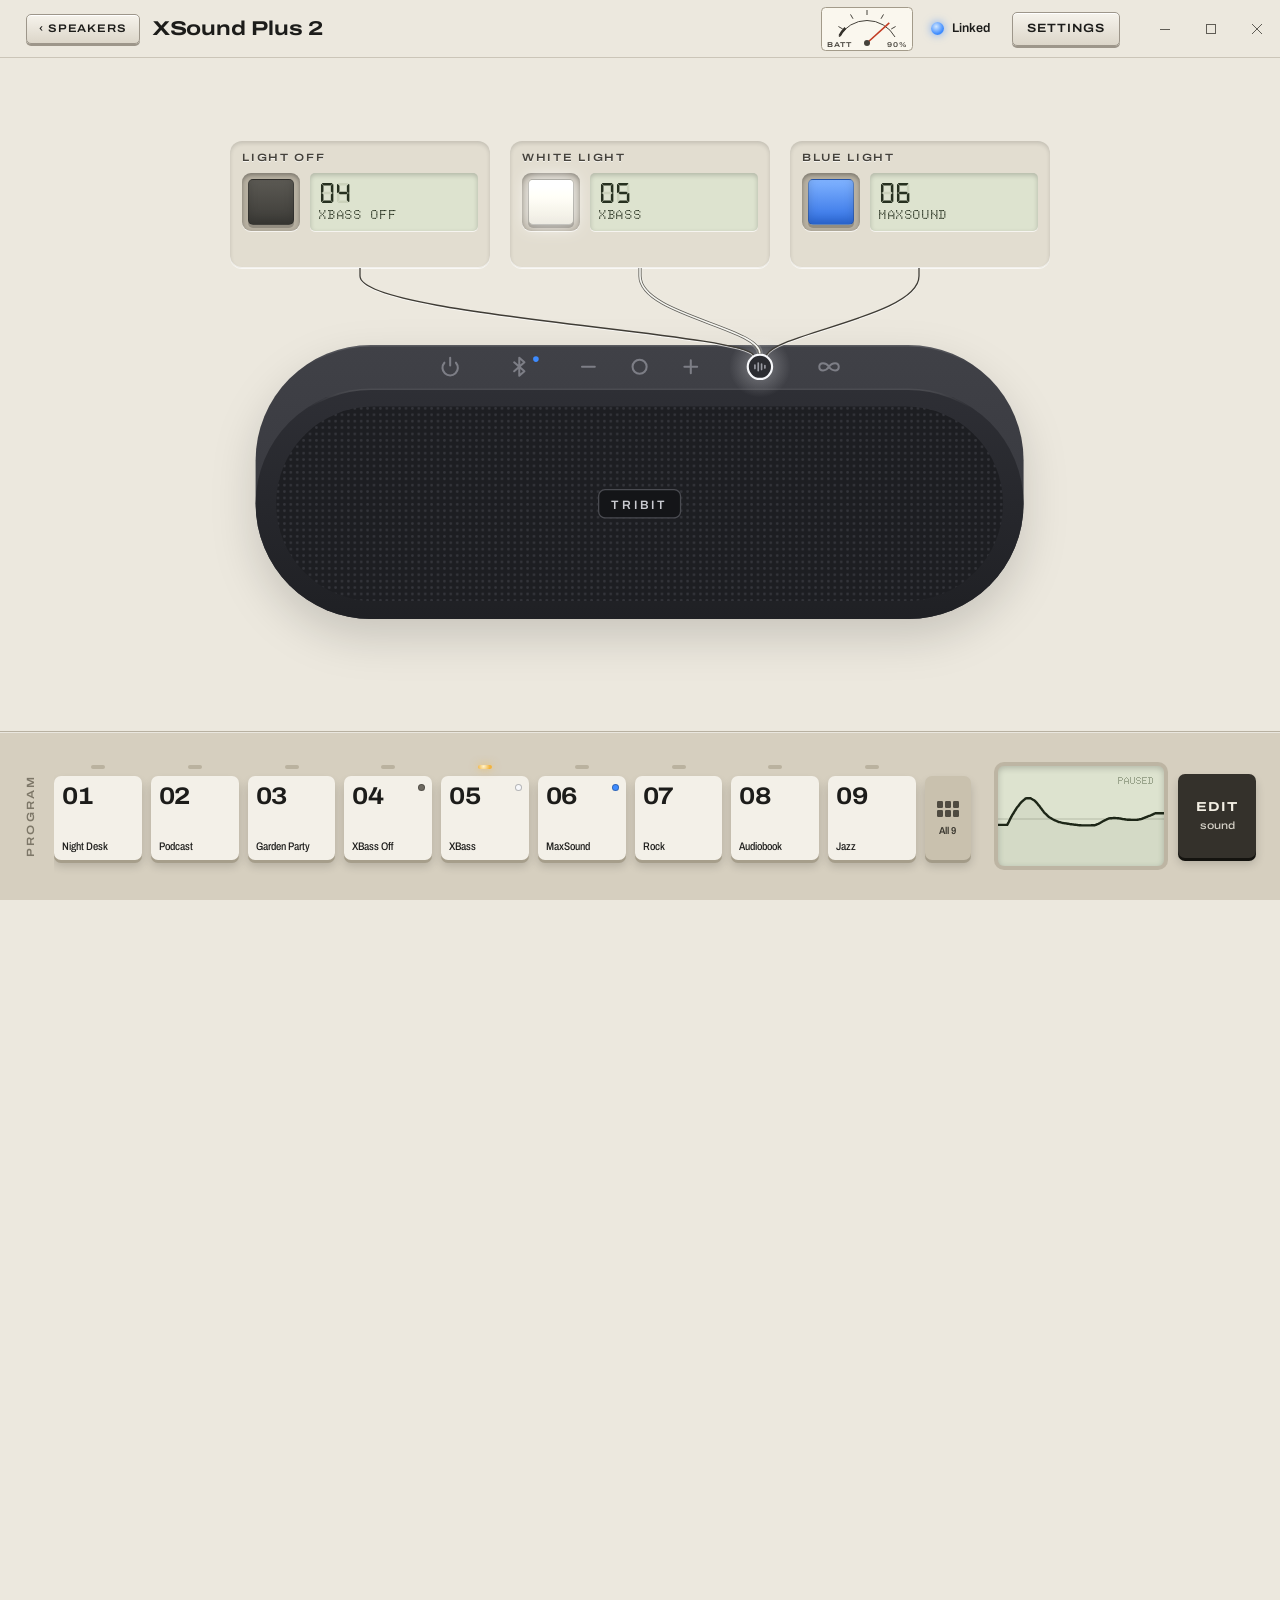
<file: app/index.html>
<!doctype html>
<html lang="en">
<head>
<meta charset="utf-8">
<meta name="viewport" content="width=device-width, initial-scale=1">
<title>Tribit Connect</title>
<script src="js/theme.js"></script>
<link rel="stylesheet" href="styles/app.css">
</head>
<body>
<svg width="0" height="0" style="position:absolute" aria-hidden="true"><defs>
  <!-- A record for the library: shared by every sleeve. The label takes --disc-label (amber while playing). -->
  <linearGradient id="minifill" x1="0" y1="0" x2="0" y2="1"><stop offset="0" style="stop-color:var(--lcd-grid);stop-opacity:.22"/><stop offset="1" style="stop-color:var(--lcd-grid);stop-opacity:0"/></linearGradient>
  <symbol id="disc" viewBox="0 0 100 100">
    <circle cx="50" cy="50" r="49.5" fill="#161617"/><circle cx="50" cy="50" r="48.8" fill="none" stroke="#ffffff38" stroke-width="1.2"/>
    <g fill="none" stroke="#ffffff12" stroke-width=".7"><circle cx="50" cy="50" r="44"/><circle cx="50" cy="50" r="38.5"/><circle cx="50" cy="50" r="33"/><circle cx="50" cy="50" r="27.5"/></g>
    <path d="M16 34A37 37 0 0 1 40 14" fill="none" stroke="#ffffff26" stroke-width="3.5" stroke-linecap="round"/>
    <circle cx="50" cy="50" r="17" style="fill:var(--disc-label,#e6e0d1)"/>
    <circle cx="50" cy="50" r="12" fill="none" stroke="#0000001f" stroke-width=".8"/>
    <circle cx="50" cy="50" r="2.3" fill="#161617"/>
  </symbol>
</defs></svg>
<div class="app booting" id="app">
  <header class="top">
    <div class="plate-name"><button class="mech back" id="backBtn" aria-label="All speakers">‹ Speakers</button><span class="model" id="modelBtn">Tribit Connect</span></div>
    <div class="instruments" id="instruments"></div>
    <button class="mech" id="deviceBtn" aria-expanded="false">Settings</button>
    <div class="winctl"><button data-win="minimize" aria-label="Minimize"><svg width="10" height="10"><path d="M0 5.5h10" stroke="currentColor"/></svg></button><button data-win="maximize" aria-label="Maximize"><svg width="10" height="10"><rect x=".5" y=".5" width="9" height="9" fill="none" stroke="currentColor"/></svg></button><button data-win="close" class="close" aria-label="Close"><svg width="10" height="10"><path d="M0 0l10 10M10 0L0 10" stroke="currentColor"/></svg></button></div>
  </header>

  <section class="stage" id="stage">
    <div class="rig" id="rig">
      <div class="units" id="units" role="group" aria-label="EQ button lights"></div>
      <div class="spkwrap"><div class="spk" id="spk"></div><div class="offline-card" id="offline" role="status" hidden></div></div>
      <svg class="conduits" id="conduits" aria-hidden="true"></svg>
    </div>
  </section>

  <!-- Speakers: laid out like the home page. The stage shows the speaker selected; the bank below
       is a SPEAKERS selector (A, B, C… as on an amp), one latching key per paired Tribit speaker.
       Shown only when the app cannot carry on by itself. -->
  <section class="rack" id="rack" aria-label="Speakers" hidden>
    <div class="pick" id="pick">
      <div class="pick-art" id="pickart"></div>
      <div class="pick-info" id="pickinfo"></div>
    </div>
    <div class="bank spk-bank">
      <span class="legend">SPEAKERS</span>
      <div class="spk-keys" id="spkkeys" role="radiogroup" aria-label="Paired speakers"></div>
    </div>
  </section>

  <section class="surface" id="surface">
    <div class="namebar">
      <input id="pname" aria-label="Profile name" maxlength="32">
      <div class="annunciators" id="ann" role="status"></div>
    </div>
    <div class="fplate" id="fplate">
      <div class="lcdcell"><div class="display" id="display"><svg id="dplot" aria-label="Equalizer curve" role="img"></svg></div></div>
      <div class="scale left" id="scaleL" aria-hidden="true"></div>
      <div class="channels" id="channels"></div>
      <div class="scale right" id="scaleR" aria-hidden="true"></div>
      <div class="groups" aria-hidden="true"><span style="--c:var(--band-low)">Low</span><span style="--c:var(--band-mid)">Mid</span><span style="--c:var(--band-high)">High</span></div>
      <div class="transport" id="transport"></div>
    </div>
  </section>

  <!-- Every program, on a page of its own (it covers the program bar too). One grid, in the user's
       order, six to a row: the first row is the widget's six, the first two are the program bar. -->
  <section class="library" id="library" aria-label="All programs" inert>
    <div class="lib-head"><span class="engr">Programs</span><span class="count" id="libcount"></span><input id="libsearch" type="search" placeholder="Search" aria-label="Search programs" autocomplete="off"><button class="mech" data-library>Done</button></div>
    <div class="lib-body" id="libbody">
      <div class="crate-grid" id="libgrid"></div>
      <p class="lib-empty" id="libempty" hidden>No program matches.</p>
    </div>
  </section>

  <footer class="bank" id="bank">
    <span class="legend">PROGRAM</span>
    <div class="keys" id="keys"></div>
    <div class="lcdwrap"><div class="lcd" id="lcd"><span class="lstate" id="lstate"></span><svg id="lplot" aria-hidden="true"></svg></div>
      <button class="bigkey" id="editKey"><span class="ek edit">EDIT<small>sound</small></span><span class="ek done">DONE<small>listening</small></span></button></div>
  </footer>
</div>
<div class="sheet" id="sheet" hidden role="dialog" aria-label="Settings"></div>
<div class="ctx" id="ctx" hidden role="menu" aria-label="Profile"></div>
<script src="js/model.js"></script>
<script src="js/mock-backend.js"></script>
<script src="js/bridge.js"></script>
<script src="js/store.js"></script>
<script src="js/speaker.js"></script>
<script src="js/app.js"></script>
</body>
</html>
</file>
<file: app/styles/app.css>
/* Tribit Connect · Sound Lab
   An ivory instrument with one dark panel. The drawn speaker sits under three assignment
   modules, one per light of its EQ button, wired to the button by engraved conduits. The
   program bank is the only charcoal surface; EDIT unfolds its display into a fader plate.
   Instrument details (needle meter, segment readouts, engraving, lamp keys) are used where
   they carry information, not as decoration.
   Colour has jobs: orange = act / attention, amber = playing / draft, blue · green · red = bands. */

@font-face{font-family:Archivo;src:url(../fonts/archivo-latin-wdth-normal.woff2) format("woff2");font-weight:100 900;font-stretch:62% 125%}
@font-face{font-family:Doto;src:url(../fonts/doto-latin-800-normal.woff2) format("woff2");font-weight:800}
@font-face{font-family:Seg;src:url(../fonts/DSEG7Classic-Bold.woff2) format("woff2")}

:root{
  --ivory:#ece8de;--well:#e2ddd0;--alu:#dedacf;--paper:#faf7ee;--ink:#1c1c1a;--ink-2:#5f5c55;--ink-3:#9a958a;--rule:#cbc5b8;
  --engrave:#45423b;--panel:#d6cfbf;--key:#f3f0e8;--key-user:#d9d3c5;--key-edge:#a69e8b;--key-ink:#1c1c1a;
  --act:#34312b;--act-edge:#14130f;--amber:#f2b33d;--lit:#f2b33d;--lcd:#dde3cf;--lcd-ink:#26301f;--lcd-dim:#7c866d;--lcd-ghost:#cbd2bb;
  --band-low:#4f73a8;--band-mid:#5f8a5c;--band-high:#b86a45;--alarm:#b8432f;--white-light:#f7f8fb;--blue-light:#3d8bff;
  /* relief: --lip is the lit lower edge of anything cut into the panel, --tlip the same for legends */
  --lip:#ffffffb0;--tlip:#ffffffb0;--plate-hi:#ffffffd0;--plate-edge:#b8b1a1;--groove:#3f3c35;
  --mech-a:#f6f3ec;--mech-b:#dcd6c9;--mech-edge:#9d968a;--mech-hi:#fff;
  --bezel:#b7b0a1;--led-off:#8d877a;--led-ok:#c9c2b2;--win-off:#bdb6a6;--sw-off:#bdb7aa;--meter-edge:#a39b8a;
  --rule-line:#00000014;--rule-major:#0000003a;--hot:#0000000d;--hover:#0000000f;--sheet-edge:var(--ink);--divider:#0000002a;
  --tex:none;
  /* fixed colours with one job each */
  --on-act:#f3efe4;--act-hi:#4a463e;--danger:#c42b1c;--danger-hi:#c85a44;--danger-edge:#7a2a1a;
  /* every lamp and LED: a warm bulb with a soft halo, never orange */
  --lit-face:radial-gradient(circle at 40% 35%,#fff3cc,#f2b33d 72%);--amber-face:var(--lit-face);--lit-glow:#f2b33db3;--amber-glow:#f2b33db3;--needle:#c23b22;
  --blue-glow:#3d8bffaa;--bulb-hi:#cfe6ff;--dot-off:#6e6a61;--ann-white:#fffef6;
  --lamp0-a:#5b5953;--lamp0-b:#3d3c38;--lamp1-a:#fffef8;--lamp1-b:#e2e0d7;--lamp2-a:#7fb2ff;--lamp2-b:#2f6fe4;--lamp0-glow:#c4c7d070;
  /* light: one ivory family top to bottom; the program bar is its deepest step, and the displays are backlit */
  --bank-ink:#3a372f;--bank-ink-2:#7d7768;--bank-rule:#bdb5a3;--bank-led:#bab29f;--bank-add:#9f9785;--bank-add-ink:#7d7768;
  --bank-key:#c9c1ae;--bank-key-hi:#c2baa6;--bank-key-lo:#bdb4a0;--bank-key-edge:#a39b88;
  --bank-shade:inset 0 1px 0 #ffffff80,0 -1px 0 var(--plate-edge);--key-drop:#0000002a;
  --lcd-bezel:#bdb5a3;--lcd-cell:#c9c1ae;--lcd-grid:#26301f;--lcd-grid-a:.12;--lcd-curve:#1d2617;
  --lcd-wash:#26301f12;--lcd-wash-2:#26301f0c;--lcd-dots:#26301f10;--lcd-glow:#e6ebd9;--lcd-shade:#0003;--lcd-shade-2:transparent;--lcd-compare:#26301f8c;--lcd-deep:#0003;
  --fader-track:#4a463e;--cap-off:#bdb7aa;
  /* motion: one curve in, one out, four durations (see docs/DESIGN.md §6) */
  --ease:cubic-bezier(.2,.75,.2,1);--ease-exit:cubic-bezier(.4,0,1,1);
  --t-press:80ms;--t-fast:120ms;--t-norm:220ms;--t-slow:360ms;--rise:8px;--stagger:24ms;--t-busy:1s;--t-attn:1.2s;--t-spin:8s;   /* busy blinks, attention pulses, a playing record turns */
  --fh:clamp(96px,calc((100vh - 452px) * .55),240px);   /* fader travel: about half the free height */
  color-scheme:light;
}
/* Dark: the same instrument in graphite, with the charcoal bar and dark displays. Keys, lamps and band
   colours keep their jobs. */
:root[data-theme=dark]{
  --ivory:#22221f;--well:#1a1a18;--alu:#2b2b28;--paper:#2f2e2a;--ink:#ece8de;--ink-2:#aaa498;--ink-3:#716c62;--rule:#3d3b36;
  --engrave:#c4beb0;--panel:#131313;--key:#d6d1c5;--key-user:#b1ab9c;--key-edge:#77726a;
  --lip:#ffffff12;--tlip:#000a;--plate-hi:#ffffff14;--plate-edge:#0d0d0c;--groove:#0b0b0a;
  --mech-a:#3b3a36;--mech-b:#2d2c29;--mech-edge:#121211;--mech-hi:#ffffff1c;
  --bezel:#121211;--led-off:#4a4741;--led-ok:#5e5a51;--win-off:#3e3c37;--sw-off:#46443e;--meter-edge:#55524a;
  --rule-line:#ffffff0c;--rule-major:#ffffff22;--hot:#ffffff0c;--hover:#ffffff14;--sheet-edge:#58554d;--divider:#0008;
  --lcd:#22271e;--lcd-ink:#d5ecab;--lcd-dim:#58654a;--lcd-ghost:#2f3828;--dot-off:#55565c;
  --bank-ink:#d9d5cb;--bank-ink-2:#8f8a7f;--bank-rule:#4a4945;--bank-led:#4b4a46;--bank-add:#6d6a63;--bank-add-ink:#bdb7aa;
  --bank-key:#3c3c3f;--bank-key-hi:#48484b;--bank-key-lo:#2f2f31;--bank-key-edge:#1c1c1d;
  --bank-shade:inset 0 1px 0 #ffffff12;--key-drop:#0006;
  --lcd-bezel:#1a1a1b;--lcd-cell:#2d2c2a;--lcd-grid:#d5ecab;--lcd-grid-a:.07;--lcd-curve:#e6f6c6;
  --lcd-wash:#d5ecab10;--lcd-wash-2:#d5ecab0a;--lcd-dots:#d5ecab12;--lcd-glow:#2c3426;--lcd-shade:#000a;--lcd-shade-2:#0006;--lcd-compare:#ffb21ad9;--lcd-deep:#000c;
  --fader-track:#2c2b29;
  --act:#ff5a14;--act-edge:#b33a06;--act-hi:#ff7a3a;--on-act:#fff;--amber:#ffb21a;--lit:#ff5a14;
  --lit-face:#ff5a14;--lit-glow:#ff5a14;--amber-face:#ffb21a;--amber-glow:#ffb21a;
  --band-low:#2f6fe4;--band-mid:#2f9e5b;--band-high:#e4572e;--alarm:#e4572e;--danger-hi:#ef6a4c;--danger-edge:#8f2b12;
  --tex:none;
  color-scheme:dark;
}
*{box-sizing:border-box;margin:0}
[hidden]{display:none!important}
html,body{height:100%;background:var(--ivory);color:var(--ink);font:14px/1.35 Archivo,system-ui,sans-serif;font-stretch:100%;overflow:hidden}
button{font:inherit;color:inherit;background:none;border:0;cursor:pointer}
button:disabled{cursor:not-allowed}
/* The focus ring is for moving with Tab (.kbd, set in app.js), not for a key pressed after a click. */
:focus-visible{outline:0}
.kbd button:focus-visible,.kbd [tabindex]:focus-visible,input:focus-visible{outline:2px solid var(--act);outline-offset:3px}
/* An instrument, not a document: nothing is selectable except where you type. */
body{-webkit-user-select:none;user-select:none}
input,textarea{-webkit-user-select:text;user-select:text}
.app{--bank-h:168px;height:100vh;min-width:960px;min-height:620px;display:grid;grid-template-columns:minmax(0,1fr);grid-template-rows:58px minmax(0,1fr) var(--bank-h)}

/* engraved legends: dark fill with a light lower edge, as if cut into the panel */
.engr{font-weight:600;font-stretch:120%;font-size:10.5px;letter-spacing:.16em;text-transform:uppercase;color:var(--engrave);text-shadow:0 1px 0 var(--tlip)}

/* mechanical push-buttons */
.mech{height:34px;padding:0 14px;border-radius:5px;background:linear-gradient(var(--mech-a),var(--mech-b));border:1px solid var(--mech-edge);box-shadow:0 2px 0 var(--mech-edge),inset 0 1px 0 var(--mech-hi);font-weight:600;font-stretch:115%;font-size:12px;letter-spacing:.08em;text-transform:uppercase;transition:transform var(--t-press) var(--ease),box-shadow var(--t-press) var(--ease)}
/* One pressed look for every mechanical key, whether held for a moment or latched down (open, armed, nothing to undo, a state): it sits 2px lower with its drop gone, the face unchanged, so pressing and latching never swap looks. */
.mech:active:not(:disabled),.mech.down,.mech[aria-expanded=true],.transport .mech.state,.transport .mech.del.armed,.transport .mech.sunk{transform:translateY(2px);box-shadow:0 0 0 var(--mech-edge),inset 0 1px 0 var(--mech-hi)}
.mech:disabled{opacity:.45}


/* ── title bar: a nameplate that is also the window's frame ─────────────────── */
.top{display:flex;align-items:center;gap:22px;padding-left:26px;border-bottom:1px solid var(--rule);box-shadow:0 1px 0 var(--lip);app-region:drag;-webkit-app-region:drag;min-width:0}
.top button{app-region:no-drag;-webkit-app-region:no-drag}
.plate-name{display:flex;align-items:baseline;gap:12px;white-space:nowrap}
.plate-name .model{font-weight:700;font-stretch:125%;font-size:20px;letter-spacing:-.01em}
.plate-name{margin-right:auto}   /* the right-hand group stays put when the mini speaker appears */
/* ‹ Speakers: back to the app's home (the Speakers page); only on a speaker's page */
.plate-name{align-items:center}
.plate-name .mech.back{height:30px;padding:0 12px;font-size:11px}
.app.racked .mech.back,.app.booting .mech.back{display:none}   /* the way into a speaker is its card and Open */
.plate-name .mech.back{max-width:260px;overflow:hidden;text-overflow:ellipsis;white-space:nowrap}

/* ── Speakers: laid out like the home page ─────────────────────────────────────
   The stage shows the speaker selected; the bank is a SPEAKERS selector, as on an amp (A, B, C…),
   one latching key per paired Tribit speaker. The title bar keeps only the app name and the window
   buttons: the battery, link and Settings belong to one speaker, and none is in use here. */
.rack{grid-row:2/4;display:grid;grid-template-rows:minmax(0,1fr) var(--bank-h);min-height:0}
.rack[hidden]{display:none}
/* !important: the editor's own rule (.app.editing .surface{display:grid}) has the same weight and comes
   later, so without it the editor stayed up beside this page. A page that hides others always wins. */
.app.racked .stage,.app.racked .surface,.app.racked>.bank,.app.racked .library{display:none!important}
/* No speaker is in use here: no battery or link. SETTINGS stays, for the app's own settings. */
.app.racked .instruments{display:none!important}
/* Booting: until the first connect attempt settles, only the title bar shows, so the instrument
   never flashes before the Speakers page (and the page never flashes before the instrument). */
.app.booting .stage,.app.booting .surface,.app.booting>.bank,.app.booting .library,.app.booting .instruments,
.app.booting #deviceBtn{visibility:hidden}
.pick{display:grid;place-items:center;align-content:center;gap:22px;padding:24px;overflow:hidden;background:var(--tex),var(--ivory);min-height:0}
.pick-art{width:min(760px,60vw,calc((100vh - 400px) * 2.6));min-width:420px}
.pick-art .speaker{width:100%;display:block;filter:drop-shadow(0 18px 22px #00000026)}
:root[data-theme=dark] .pick-art .speaker{filter:drop-shadow(0 18px 26px #000b)}
.pick-art.off .speaker{filter:grayscale(1) brightness(.85);opacity:.5}
.pick-art[hidden]{display:none}
.pick-info{display:grid;justify-items:center;gap:12px;text-align:center}
.pick-info h2{font-weight:700;font-stretch:125%;font-size:30px;letter-spacing:-.01em;line-height:1.1}
.pick-info .state{display:flex;align-items:center;gap:8px}
.pick-info .state .led.on{background:var(--blue-light);box-shadow:0 0 8px var(--blue-glow)}
.pick-info p{max-width:52ch;color:var(--ink-2);font-size:14px}
.pick-info .acts{display:flex;gap:10px}
.pick-info .mech{min-width:128px}
.pick-info .mech.go{background:linear-gradient(var(--act-hi),var(--act));color:var(--on-act);border-color:var(--act-edge);box-shadow:0 2px 0 var(--act-edge),inset 0 1px 0 #ffffff60}
.pick-info .mech.go:active:not(:disabled){box-shadow:0 0 0 var(--act-edge),inset 0 1px 0 #ffffff60}
/* the selector: the program bank's panel and key family, keys wide enough for a model name */
.rack .spk-bank{grid-row:2}
.app.racked.offline .rack .spk-keys .pkey.spk{filter:none}
.app.racked .rack .spk-keys .pkey.spk.add{width:84px;opacity:1;margin-left:0;padding:8px 8px 7px;border-width:1.5px}
.app.racked .rack .spk-keys .pkey.spk.add:active{transform:translateY(3px)}
.spk-keys{display:flex;gap:16px;align-items:flex-end;min-width:0;flex:1;overflow-x:auto;scrollbar-width:thin;scrollbar-color:var(--bank-rule) transparent}
.spk-keys .group{flex:none}
.spk-keys .group-label.blank::after{display:none}
.spk-keys .row{padding-left:2px;padding-right:2px}
.pkey.spk{--kw:clamp(128px,11vw,164px)}
.pkey.spk .t{font-size:12px;font-weight:600;font-stretch:90%}
.pkey.spk.foreign{background:var(--key-user)}
/* latched: the selected key stays down, as a selector button does */
.pkey.spk[aria-checked=true]{transform:translateY(3px);box-shadow:0 0 0 var(--key-edge),inset 0 2px 5px #0004}
.pkey.spk .led.on{background:var(--blue-light);box-shadow:0 0 8px var(--blue-glow)}
.pkey.spk .led.busy{background:var(--amber);animation:blink var(--t-busy) steps(2) infinite}
.pkey.spk .led.err{background:var(--act);box-shadow:0 0 8px var(--act)}
.pkey.spk.add{--kw:84px}
.instruments{display:flex;align-items:center;gap:18px}
.meter{display:block}
.meter .face{fill:var(--paper);stroke:var(--meter-edge)}
.meter .scale-arc{fill:none;stroke:var(--engrave);stroke-width:1}
.meter .low-arc{fill:none;stroke:var(--act);stroke-width:2.5}
.meter .needle{stroke:var(--needle);stroke-width:1.6;transition:transform calc(var(--t-slow) * 2) var(--ease);transform-origin:46px 36px}
.meter text{font:600 7px Archivo;font-stretch:120%;letter-spacing:.12em;fill:var(--engrave)}
.linkind{display:flex;align-items:center;gap:8px;font-size:12.5px;font-weight:600;white-space:nowrap}
.bulb{width:13px;height:13px;border-radius:50%;background:var(--led-off);box-shadow:inset 0 2px 3px #0005,0 1px 0 var(--lip);flex:none;transition:background var(--t-norm) var(--ease),box-shadow var(--t-norm) var(--ease)}
.bulb.on{background:radial-gradient(circle at 40% 35%,var(--bulb-hi),var(--blue-light) 65%);box-shadow:0 0 8px var(--blue-glow)}
.bulb.busy{background:var(--amber);animation:blink var(--t-busy) steps(2) infinite}
.bulb.err{background:var(--act)}
@keyframes blink{50%{opacity:.25}}
.winctl{display:flex;align-self:stretch}
.winctl button{width:46px;display:grid;place-items:center;color:var(--ink-2)}
.winctl button:hover{background:var(--hover);color:var(--ink)}.winctl .close:hover{background:var(--danger);color:var(--on-act)}

/* ── listening: three assignment modules wired to the speaker's EQ button ───── */
.stage{position:relative;display:grid;place-items:center;overflow:hidden;background:var(--tex),var(--ivory);padding:14px 24px 34px}
.app.editing .stage{display:none}
.rig{position:relative;width:min(1000px,64vw,calc((100vh - 360px) * 2.3));min-width:620px}
.spkwrap{position:relative}
.spk .speaker{width:100%;display:block;view-transition-name:speaker;filter:drop-shadow(0 18px 22px #00000026)}
:root[data-theme=dark] .spk .speaker{filter:drop-shadow(0 18px 26px #000b)}
.spk-halo{transition:opacity var(--t-slow) var(--ease)}.spk-ring{transition:stroke var(--t-slow) var(--ease)}.spk-led{transition:fill var(--t-slow) var(--ease)}
.spk-led.connecting{animation:blink var(--t-busy) steps(2) infinite}
.units{display:grid;grid-template-columns:repeat(3,minmax(0,1fr));gap:clamp(10px,1.6vw,20px);margin-bottom:clamp(30px,6vh,58px)}
.conduits{position:absolute;inset:0;pointer-events:none;overflow:visible}
.conduits .cut{fill:none;stroke:var(--groove);stroke-width:1.3}
.conduits .cut.live{stroke-width:3.2}
.conduits .lip{fill:none;stroke:var(--lip);stroke-width:1.3;transform:translateY(1px)}
.conduits .core{fill:none;stroke-width:1.6}
.conduits .wire{opacity:0;transition:opacity var(--t-slow) var(--ease)}.conduits .wire.on{opacity:1}
.conduits .glow{fill:none;stroke-width:6;opacity:.2}
.unit{position:relative;background:var(--well);border-radius:12px;padding:10px 12px 9px;min-width:0;
  box-shadow:inset 0 2px 4px #00000024,inset 0 -1px 0 var(--lip),0 1px 0 var(--lip)}
.unit .head{display:flex;justify-content:space-between;align-items:baseline;margin-bottom:8px;gap:8px}
.unit .body{display:flex;gap:10px;align-items:stretch}
/* the lamp key: a recessed bezel holding a lit face in the light's colour */
.lampkey{flex:none;width:58px;height:58px;border-radius:9px;background:var(--bezel);padding:6px;box-shadow:inset 0 2px 4px #0005,0 1px 0 var(--lip);position:relative}
.lampkey .face{display:block;width:100%;height:100%;border-radius:5px;border:1px solid #0004;box-shadow:0 3px 0 #0003,inset 0 -5px 10px #0002;transition:transform var(--t-press) var(--ease),box-shadow var(--t-norm) var(--ease),filter var(--t-norm) var(--ease)}
.lampkey[data-light="0"] .face{background:linear-gradient(var(--lamp0-a),var(--lamp0-b))}
.lampkey[data-light="1"] .face{background:linear-gradient(var(--lamp1-a),var(--lamp1-b))}
.lampkey[data-light="2"] .face{background:linear-gradient(var(--lamp2-a),var(--lamp2-b))}
.lampkey:active .face{transform:translateY(2px);box-shadow:0 1px 0 #0003,inset 0 -5px 10px #0002}
.unit.lit .lampkey[data-light="1"] .face{box-shadow:0 3px 0 #0003,0 0 16px 3px #ffffffcc;filter:brightness(1.05)}
.unit.lit .lampkey[data-light="2"] .face{box-shadow:0 3px 0 #0003,0 0 16px 3px var(--blue-glow);filter:brightness(1.12)}
.unit.lit .lampkey[data-light="0"] .face{box-shadow:0 3px 0 #0003,0 0 16px 3px var(--lamp0-glow);filter:brightness(1.3)}
.unit.armed .lampkey{animation:armed var(--t-attn) ease-in-out infinite}
@keyframes armed{50%{box-shadow:inset 0 2px 4px #0005,0 0 0 3px var(--act)}}
.readout{flex:1;min-width:0;background:var(--lcd);border-radius:5px;padding:6px 9px 5px;box-shadow:inset 0 2px 5px var(--lcd-shade),0 1px 0 var(--lip);color:var(--lcd-ink);display:flex;flex-direction:column;justify-content:center;gap:5px;cursor:pointer;text-align:left}
.readout .num{font:20px/1 Seg;position:relative;display:inline-block}
.readout .num::before{content:"88";position:absolute;inset:0;color:var(--lcd-ghost)}
.readout .num span{position:relative}
.readout .nm{font:800 13px/1 Doto;letter-spacing:.05em;text-transform:uppercase;white-space:nowrap;overflow:hidden;text-overflow:ellipsis;max-width:100%}
.unit .foot{display:flex;align-items:center;gap:7px;margin-top:8px;min-height:20px}
.unit .foot .engr{letter-spacing:.1em;font-size:10px;white-space:nowrap;overflow:hidden;text-overflow:ellipsis}
.led{width:7px;height:7px;border-radius:50%;transition:background var(--t-norm) var(--ease),box-shadow var(--t-norm) var(--ease);background:var(--led-off);box-shadow:inset 0 1px 2px #0005;flex:none}
.led.amber{background:var(--amber-face);box-shadow:0 0 6px var(--amber-glow)}
.led.orange{background:var(--lit-face);box-shadow:0 0 6px var(--lit-glow)}
.led.blink{animation:blink var(--t-busy) steps(2) infinite}
.led.ok{background:var(--led-ok);box-shadow:inset 0 1px 2px #0003}
.foot .mech{height:22px;padding:0 8px;font-size:10px;margin-left:auto;flex:none}
.unit.drop{box-shadow:inset 0 2px 4px #00000024,0 0 0 2px var(--act)}

/* ── the program bank: the one dark instrument panel ────────────────────────── */
.bank{background:var(--panel);color:var(--bank-ink);display:flex;align-items:center;gap:16px;padding:0 24px;box-shadow:var(--bank-shade);min-width:0}
.bank .legend{writing-mode:vertical-rl;transform:rotate(180deg);font-size:10.5px;font-weight:600;letter-spacing:.2em;color:var(--bank-ink-2);font-stretch:120%;flex:none}
.keys{display:flex;gap:10px;align-items:flex-end;min-width:0;flex:1}
.group{display:flex;flex-direction:column;gap:7px;min-width:0}
.group.factory{flex:none}.group.user{flex:1}
.group-label{font-size:10.5px;letter-spacing:.14em;font-weight:600;color:var(--bank-ink-2);font-stretch:120%;display:flex;align-items:center;gap:8px}
.group-label::after{content:"";flex:1;height:1px;background:var(--bank-rule)}
/* Room above the keys for a lifted key and its lamp, and below for each key's drop shadow (0 3px edge + 6px/10px
   blur reaches 16px), taken back by the margins so the bar's layout does not move. Without the room below,
   .userrow's overflow cut every key's shadow off at the bottom. */
.row{display:flex;gap:clamp(6px,.7vw,9px);padding:22px 0 18px;margin-top:-14px;margin-bottom:-14px}
.userrow{overflow:hidden;min-width:0}   /* pinned keys that do not fit are left out (fit()), never cut */
.pkey{width:var(--kw,clamp(56px,4.9vw,80px));height:84px;border-radius:7px;background:var(--key);color:var(--key-ink);display:flex;flex-direction:column;justify-content:space-between;align-items:flex-start;padding:8px 8px 7px;position:relative;
  box-shadow:0 3px 0 var(--key-edge),0 6px 10px var(--key-drop);transition:transform var(--t-press) var(--ease),box-shadow var(--t-press) var(--ease),width var(--t-slow) var(--ease);flex:none}
/* Every program key is ivory; only a program beyond the twelfth, visiting while it is edited, keeps the
   older faded tan, so it is plainly not one of the bar's own keys. */
.pkey.prog.visiting{background:var(--key-user)}
/* a key being dragged: lifted above its neighbours, which glide aside; carried keys leave an empty slot */
.pkey.held{z-index:5;cursor:grabbing;transition:none;box-shadow:0 3px 0 var(--key-edge),0 14px 24px #0008}
.pkey.carried{position:fixed;margin:0;pointer-events:none}
.pkey.gap{visibility:hidden}
.userrow.sorting .pkey:not(.held){transition:transform var(--t-norm) var(--ease)}
.pkey{touch-action:none}
.pkey .n{font:700 24px/1 Archivo;font-stretch:112%;letter-spacing:-.02em}
.pkey .t{font-size:11px;font-weight:500;font-stretch:82%;line-height:1.15;text-align:left;max-width:100%;overflow:hidden;display:-webkit-box;-webkit-line-clamp:2;-webkit-box-orient:vertical}
.pkey:active,.pkey.down{transform:translateY(3px);box-shadow:0 0 0 var(--key-edge),0 2px 4px #0006}
.pkey .led{position:absolute;top:-11px;left:50%;width:14px;height:4px;margin-left:-7px;border-radius:2px;background:var(--bank-led);box-shadow:none;transition:background var(--t-norm) var(--ease),box-shadow var(--t-norm) var(--ease)}
.pkey.playing .led{background:var(--amber-face);box-shadow:0 0 8px var(--amber-glow)}
.pkey.busy .led{background:var(--amber);animation:blink var(--t-busy) steps(2) infinite}
/* an unsaved draft: a small amber lamp after the number */
.pkey .dm{display:inline-block;width:7px;height:7px;border-radius:50%;background:var(--amber-face);box-shadow:0 0 6px var(--amber-glow);margin-left:5px;vertical-align:4px}
.pkey .dot{position:absolute;right:7px;top:8px;display:flex;gap:3px}
.pkey .dot i{width:7px;height:7px;border-radius:50%;border:1px solid #0004}
.rec .dot i.l0,.pkey .dot i.l0{background:var(--dot-off)}.rec .dot i.l1,.pkey .dot i.l1{background:var(--white-light)}.rec .dot i.l2,.pkey .dot i.l2{background:var(--blue-light)}
.pkey.add{background:transparent;border:1.5px dashed var(--bank-add);box-shadow:none;color:var(--bank-add-ink);align-items:center;justify-content:center;gap:2px;transition:width var(--t-slow) var(--ease),opacity var(--t-norm) var(--ease),margin var(--t-slow) var(--ease),border-color var(--t-norm) var(--ease)}
.app:not(.editing) .pkey.add{width:0;opacity:0;margin-left:calc(-1 * clamp(6px,.7vw,9px));padding:0;border-width:0;overflow:hidden}
.pkey.add .n{font-weight:400}
.pkey.lib{width:46px;padding:8px 4px 7px;background:var(--bank-key);color:var(--bank-ink);box-shadow:0 3px 0 var(--bank-key-edge),0 6px 10px var(--key-drop);align-items:center;justify-content:center;gap:8px}
.pkey.lib svg{fill:currentColor;opacity:.85}.pkey.lib .t{font-weight:600;text-align:center;font-size:10px;font-stretch:90%}
.pkey.lib:hover{background:var(--bank-key-hi)}
/* open: the key stays pressed in, like a latched switch */
.pkey.lib[aria-expanded=true]{transform:translateY(3px);background:var(--bank-key-lo);box-shadow:0 0 0 var(--bank-key-edge),inset 0 2px 5px #000a}
.pkey.lib .lib-close,.app.lib-open .pkey.lib .lib-all{display:none}.app.lib-open .pkey.lib .lib-close{display:block}
.app.choosing .bank .pkey:not(.add):not(.lib),.app.choosing .rec .sleeve{animation:offer var(--t-attn) ease-in-out infinite}
@keyframes offer{50%{box-shadow:0 3px 0 var(--key-edge),0 0 0 3px var(--act)}}
.lcdwrap{display:flex;align-items:center;gap:14px;flex:none}
.lcd{width:clamp(150px,13vw,210px);height:100px;background:var(--lcd);border-radius:6px;box-shadow:inset 0 2px 6px var(--lcd-shade),0 0 0 4px var(--lcd-bezel);position:relative;overflow:hidden;view-transition-name:lcd;color:var(--lcd-ink)}
.lcd .lstate{position:absolute;right:10px;top:8px;font:800 10px Doto;color:var(--lcd-dim)}
.lcd svg{position:absolute;inset:0 auto 0 0;width:clamp(150px,13vw,210px);height:100%}   /* fixed: the display folds over it */
.lcd{transition:width var(--t-slow) var(--ease),margin var(--t-slow) var(--ease),opacity var(--t-norm) var(--ease),box-shadow var(--t-slow) var(--ease)}
.app.editing .lcd{width:0;opacity:0;margin-right:-14px;box-shadow:none}   /* YOURS takes the room while the display is on the plate */
@media (max-width:1180px){.lcd{display:none}}
.bigkey{width:78px;height:84px;border-radius:7px;background:var(--act);color:var(--on-act);font-weight:700;font-stretch:120%;letter-spacing:.06em;font-size:13px;box-shadow:0 3px 0 var(--act-edge),0 6px 10px var(--key-drop);transition:transform var(--t-press) var(--ease);flex:none;position:relative;overflow:hidden}
.bigkey .ek{position:absolute;inset:0;display:grid;place-content:center;transition:opacity var(--t-norm) var(--ease),transform var(--t-slow) var(--ease)}
.bigkey .ek.done,.app.editing .bigkey .ek.edit{opacity:0;transform:translateY(8px)}.app.editing .bigkey .ek.edit{transform:translateY(-8px)}.app.editing .bigkey .ek.done{opacity:1;transform:none}
.bigkey:active{transform:translateY(3px);box-shadow:0 0 0 var(--act-edge)}
.bigkey small{display:block;font-weight:500;letter-spacing:0;font-size:10.5px;opacity:.85;margin-top:3px}

/* ── editing: one manufactured plate — display, gain scale, faders, transport ─ */
.surface{display:none;grid-template-rows:auto minmax(0,1fr);grid-template-columns:minmax(0,1480px);justify-content:center;gap:12px;padding:14px 24px 16px;min-height:0;background:var(--tex),var(--ivory)}
.app.editing .surface{display:grid}
.namebar{display:flex;align-items:center;gap:18px;min-width:0}
.namebar input{font:700 26px Archivo;font-stretch:118%;letter-spacing:-.01em;border:0;background:none;color:var(--ink);border-bottom:2px solid transparent;padding:0 2px;min-width:0;flex:1 1 auto;max-width:520px}
.namebar input:hover:not([readonly]){border-bottom-color:var(--rule)}.namebar input[readonly]{pointer-events:none}.namebar input:focus{outline:0;border-bottom-color:var(--act)}
.annunciators{display:flex;align-items:center;gap:14px;margin-left:auto;flex:none}
.ann{display:flex;align-items:center;gap:7px}
.ann .win{width:16px;height:11px;border-radius:2px;background:var(--win-off);box-shadow:inset 0 1px 2px #0005;transition:background var(--t-norm) var(--ease),box-shadow var(--t-norm) var(--ease)}
.ann.on.amber .win{background:var(--amber-face);box-shadow:0 0 8px var(--amber-glow)}
.ann.on.orange .win{background:var(--lit-face);box-shadow:0 0 8px var(--lit-glow)}
.ann.on.white .win{background:var(--ann-white);box-shadow:0 0 6px #fff,inset 0 0 0 1px #0002}
.ann.on .engr{color:var(--ink)}

.fplate{--chan:repeat(9,minmax(0,1fr));display:grid;grid-template-columns:40px var(--chan) 10px minmax(150px,176px);grid-template-rows:minmax(70px,1fr) auto auto;
  min-height:0;align-self:center;height:100%;max-height:calc(34vh + var(--fh) + 150px);padding:14px 16px 12px;border-radius:14px;background:var(--tex),var(--alu);
  box-shadow:inset 0 1px 0 var(--plate-hi),0 0 0 1px var(--plate-edge)}
.lcdcell{grid-column:2/11;grid-row:1;min-height:0;padding:5px;border-radius:9px;background:var(--lcd-cell);box-shadow:inset 0 1px 0 #ffffff1a,0 1px 0 var(--lip)}
.display{position:relative;height:100%;background:var(--lcd);border-radius:5px;box-shadow:inset 0 2px 8px var(--lcd-deep);view-transition-name:lcd;color:var(--lcd-ink);touch-action:none;overflow:hidden}
.display svg{position:absolute;inset:0;width:100%;height:100%}
.display.editable{cursor:ns-resize}
.grid line{stroke:var(--lcd-grid);stroke-opacity:var(--lcd-grid-a);stroke-width:1}.grid line.zero{stroke-opacity:.22}.grid text{fill:var(--lcd-dim);font:800 9px Doto}
.col-hot{fill:var(--lcd-wash);transition:x var(--t-fast) var(--ease)}
.curve{fill:none;stroke:var(--lcd-curve);stroke-width:2.4;stroke-linejoin:round}
.curve-fill{fill:var(--lcd-wash-2);transition:opacity var(--t-norm) var(--ease)}
.bars rect{fill:var(--lcd-ink);opacity:.12}
.ghost{fill:none;stroke:var(--lcd-compare);stroke-width:1.3;stroke-dasharray:3 4}
.mark{fill:var(--lcd);stroke:var(--lcd-ink);stroke-width:1.5}
.nib{fill:var(--lcd-ink);opacity:0}
/* gain scale and channels share one geometry: value window, then the fader travel */
.scale,.channels{grid-row:2;position:relative;padding-top:12px}
.scale.left{grid-column:1}.scale.right{display:none}
.channels{grid-column:2/11;display:grid;grid-template-columns:var(--chan)}
.scale .travel,.rules{position:absolute;left:0;right:0;top:calc(12px + 34px + 13px);height:var(--fh)}
.scale span{position:absolute;transform:translateY(-50%);font:600 10px Archivo;font-stretch:110%;color:var(--engrave);text-shadow:0 1px 0 var(--tlip)}
.scale.left span{right:6px}.scale.right span{left:6px}
.scale span.minor{color:var(--ink-3);font-weight:500;font-size:9px}
.rules i{position:absolute;left:0;right:0;height:1px;background:var(--rule-line);box-shadow:0 1px 0 var(--lip)}
.rules i.major{background:var(--rule-major)}.rules i.zero{background:var(--engrave);height:1.5px}
/* the whole channel takes the pointer, not just the 46px fader: a press anywhere in the column sets that band */
.chan{position:relative;display:flex;flex-direction:column;align-items:center;min-width:0}
.channels:not(.locked) .chan{cursor:ns-resize}
.fplate{-webkit-user-select:none;user-select:none}
.chan::before{content:"";position:absolute;inset:-7px 3px 0;border-radius:6px;background:#ffffff00;transition:background var(--t-fast) var(--ease)}
.chan.hot::before{background:var(--hot)}
.chan .val{position:relative;height:24px;min-width:42px;padding:0 6px;display:flex;align-items:center;justify-content:flex-end;line-height:1;margin-bottom:10px;border-radius:3px;background:var(--lcd);box-shadow:inset 0 1px 3px var(--lcd-shade),0 1px 0 var(--lip);color:var(--lcd-ink);font:13px Seg;text-align:right}
.chan .val i{font:700 12px/1 Archivo;font-style:normal;margin-right:3px}
.slot{position:relative;width:46px;height:calc(var(--fh) + 26px);cursor:ns-resize;touch-action:none}
.slot::before{content:"";position:absolute;left:50%;top:13px;bottom:13px;width:6px;margin-left:-3px;background:var(--fader-track);border-radius:3px;box-shadow:inset 0 1px 2px #000,0 1px 0 var(--lip)}
.cap{position:absolute;left:3px;width:40px;height:26px;border-radius:5px;background:var(--c);box-shadow:0 3px 0 #0003,0 4px 8px #0004,inset 0 1px 0 #ffffff55;transition:top var(--t-slow) var(--ease)}
.cap::after{content:"";position:absolute;left:6px;right:6px;top:50%;height:2px;margin-top:-1px;background:#ffffffd0;border-radius:1px}
.slot.drag .cap{transition:none}
.slot.locked{cursor:default}.slot.locked .cap{background:color-mix(in srgb,var(--c) 35%,var(--cap-off))}
.chan .hz{position:relative;margin-top:7px;font:700 12px Archivo;font-stretch:110%;color:var(--engrave);text-shadow:0 1px 0 var(--tlip)}
.groups{grid-column:2/11;grid-row:3;display:grid;grid-template-columns:repeat(3,1fr);gap:0 10px;padding:6px 6px 0}
.groups span{border-top:2px solid var(--c);padding-top:4px;text-align:center;font-weight:600;font-stretch:120%;font-size:10px;letter-spacing:.16em;text-transform:uppercase;color:var(--engrave);text-shadow:0 1px 0 var(--tlip)}
.transport{grid-column:12;grid-row:1/4;display:flex;flex-direction:column;gap:8px;margin-left:16px;padding-left:16px;border-left:1px solid var(--divider);box-shadow:-1px 0 0 var(--lip);min-height:0}
.transport .mech{white-space:nowrap;overflow:hidden;text-overflow:ellipsis;letter-spacing:.04em;width:100%;height:clamp(30px,calc((100vh - 360px) / 10),40px);display:flex;align-items:center;justify-content:space-between;text-align:left;flex:none}
.transport .mech.go{background:linear-gradient(var(--act-hi),var(--act));color:var(--on-act);border-color:var(--act-edge);box-shadow:0 2px 0 var(--act-edge),inset 0 1px 0 #ffffff60}
.transport .mech.state{color:var(--ink);opacity:1;cursor:default}
.transport .mech.state .lamp{background:var(--amber-face);box-shadow:0 0 8px var(--amber-glow)}
.transport .mech .lamp{width:12px;height:8px;border-radius:2px;background:var(--win-off);box-shadow:inset 0 1px 2px #0005}
.transport .mech[aria-pressed=true] .lamp{background:var(--lit-face);box-shadow:0 0 8px var(--lit-glow)}
.transport .sep{flex:1;min-height:4px}
.transport .note{font-size:11.5px;color:var(--ink-2);line-height:1.35}

/* ── library: a drawer of records that slides up from behind the bank ─────── */
.stage,.surface,.library{grid-row:2;grid-column:1}
.bank{grid-row:3;position:relative;z-index:4}
.bank,.library{-webkit-user-select:none;user-select:none}.library input{-webkit-user-select:text;user-select:text}
.library{position:relative;z-index:3;display:flex;flex-direction:column;min-height:0;margin:0 14px;padding:22px 22px 0;border-radius:14px 14px 0 0;
  background:var(--alu);box-shadow:inset 0 1px 0 var(--plate-hi),0 0 0 1px var(--plate-edge),0 -12px 30px #0003;
  transform:translateY(100%);visibility:hidden;transition:transform var(--t-norm) var(--ease-exit),visibility 0s var(--t-norm)}
.library.open{transform:none;visibility:visible;transition:transform var(--t-slow) var(--ease),visibility 0s}
.lib-tab{position:absolute;left:50%;top:6px;width:64px;height:16px;margin-left:-32px;border-radius:8px;display:grid;place-items:center;color:var(--ink-3);transition:color var(--t-fast) var(--ease),background var(--t-fast) var(--ease)}
.lib-tab:hover{color:var(--ink);background:var(--hover)}
.lib-head{display:flex;align-items:center;gap:12px;margin-bottom:10px}
.lib-head .count{font:600 11px Archivo;font-stretch:120%;letter-spacing:.12em;color:var(--ink-3)}
.lib-head input{margin-left:auto;width:min(300px,40%);height:32px;border-radius:5px;border:1px solid var(--mech-edge);background:var(--paper);color:var(--ink);padding:0 10px;font:500 13px Archivo;box-shadow:inset 0 1px 2px #0002}
.lib-body{flex:1;min-height:0;overflow:auto;scrollbar-width:thin;scrollbar-color:var(--rule) transparent;padding:2px 4px 18px}
.crate{margin-bottom:16px;padding:0 12px}
.crate-label{display:flex;align-items:baseline;gap:14px;margin:0 2px 6px}
.crate-label .hint{font-size:12px;color:var(--ink-2)}
.crate.front{padding:10px 12px 14px;border-radius:10px;background:var(--well);box-shadow:inset 0 2px 5px #00000026,0 1px 0 var(--lip)}
.crate-grid{display:grid;grid-template-columns:repeat(6,minmax(0,1fr));gap:6px 14px;align-content:start;min-height:60px}
/* a record: sleeve (number, curve, name) with its disc peeking out of the top */
.rec{position:relative;padding-top:44px;cursor:grab;touch-action:none;container-type:inline-size}
.rec .discwrap{position:absolute;left:50%;top:28px;width:78%;aspect-ratio:1;transform:translateX(-50%);transition:transform var(--t-norm) var(--ease)}
.rec .disc{display:block;width:100%;height:100%}
.rec:hover .discwrap{transform:translate(-50%,-8px)}
.fresh .rec .discwrap,.fresh .rec .sleeve{transition:none}   /* a rebuilt grid starts where it ends up (app.js library) */
.rec.playing .discwrap{transform:translate(-50%,-28px)}.rec.playing{--disc-label:var(--amber)}
/* the playing record's disc turns once per --t-spin, driven from app.js (spinDisc) on the page's timeline */
.rec .sleeve{position:relative;display:flex;flex-direction:column;aspect-ratio:1/1.02;padding:9px 10px 9px;border-radius:4px;background:var(--key);color:var(--key-ink);
  box-shadow:0 3px 0 var(--key-edge),0 6px 10px #0003,inset 0 2px 0 #0000001a;transition:transform var(--t-press) var(--ease),box-shadow var(--t-press) var(--ease)}
.rec:active:not(.held) .sleeve{transform:translateY(3px);box-shadow:0 0 0 var(--key-edge),0 2px 4px #0003,inset 0 2px 0 #0000001a}
.rec .n{font:700 clamp(20px,13cqw,30px)/1 Archivo;font-stretch:112%;letter-spacing:-.02em}
.rec .mini{display:block;flex:1;min-height:30px;margin:9px 0 8px;border-radius:4px;overflow:hidden;
  background:radial-gradient(var(--lcd-dots) .55px,transparent .9px) 0 0/3px 3px,radial-gradient(ellipse at 50% 40%,var(--lcd-glow),var(--lcd) 75%);box-shadow:inset 0 1px 3px var(--lcd-shade),inset 0 0 12px var(--lcd-shade-2)}
.rec .mini svg{display:block;width:100%;height:100%}
.rec .mini path{fill:none;vector-effect:non-scaling-stroke}
.rec .mini .g{stroke:var(--lcd-ink);stroke-opacity:.07;stroke-width:1}.rec .mini .z{stroke:var(--lcd-ink);stroke-opacity:.2;stroke-width:1}
.rec .mini .f{fill:url(#minifill)}
.rec .mini .glow{stroke:var(--lcd-ink);stroke-opacity:.18;stroke-width:5;stroke-linecap:round;stroke-linejoin:round}
.rec .mini .c{stroke:var(--lcd-curve);stroke-width:1.7;stroke-linejoin:round}
.rec .t{font-size:clamp(12px,7cqw,15px);font-weight:500;white-space:nowrap;overflow:hidden;text-overflow:ellipsis;padding-right:26px}
.rec .t.rolling{padding-right:0}
.rec.held{z-index:5;cursor:grabbing;transition:none}.rec.held .sleeve{box-shadow:0 3px 0 var(--key-edge),0 16px 26px #0006}
.rec .dot{position:absolute;right:9px;bottom:10px;display:flex;gap:3px}.rec .dot i{width:7px;height:7px;border-radius:50%;border:1px solid #0004}
.lib-empty{color:var(--ink-2);font-size:13px;padding:30px 0;text-align:center}
/* a long name scrolls round in a loop, only on the selected key, card or light */
.rolling{display:block!important;-webkit-line-clamp:unset!important;white-space:nowrap;overflow:hidden;text-overflow:clip!important}
.roll{display:inline-flex;animation:roll var(--dur,6s) linear infinite}.roll>span{flex:none;padding-right:24px}
@keyframes roll{to{transform:translateX(calc(-1 * var(--d)))}}

/* right-click menu on a record: a small panel of keys */
.ctx{position:fixed;z-index:20;min-width:150px;padding:5px;border-radius:7px;background:var(--paper);border:1px solid var(--sheet-edge);box-shadow:0 12px 30px #0004;--dir:-1;animation:enter var(--t-norm) var(--ease)}
.ctx button{display:block;width:100%;text-align:left;padding:7px 10px;border-radius:4px;font-size:13px}
.ctx button:hover,.ctx button:focus-visible{background:var(--hover);outline:0}
.ctx .danger{color:var(--alarm)}.ctx .sep{display:block;height:1px;margin:4px 6px;background:var(--rule)}

/* ── device sheet ───────────────────────────────────────────────────────────── */
.sheet{position:fixed;right:24px;top:66px;width:368px;max-height:calc(100vh - 90px);overflow:auto;scrollbar-width:thin;scrollbar-color:var(--rule) transparent;background:var(--paper);border:1px solid var(--sheet-edge);border-radius:10px;padding:16px 18px 14px;z-index:9;box-shadow:0 20px 50px #0003;--dir:-1;animation:enter var(--t-slow) var(--ease)}

.sheet section{padding:14px 0 12px;border-top:1px solid var(--rule)}.sheet section:first-child{border-top:0;padding-top:2px}
.sheet h4{margin:0 0 10px}
.dv-label{font-size:12.5px;font-weight:600;color:var(--ink);margin:2px 0 8px;display:flex;align-items:baseline;gap:8px}.dv-label small{font-weight:400;color:var(--ink-3);font-size:11.5px}
/* every control in the sheet is the same key as the rest of the app: 1px edge, 2px drop, 5px corners */
.chip,.wtile,.pk,.dv-seg{border:1px solid var(--mech-edge);border-radius:5px;background:linear-gradient(var(--mech-a),var(--mech-b));box-shadow:0 2px 0 var(--mech-edge),inset 0 1px 0 var(--mech-hi)}
.chip,.pk{display:inline-flex;align-items:center;gap:8px;height:30px;padding:0 11px;font-size:12px;font-weight:500;transition:transform var(--t-press) var(--ease),box-shadow var(--t-press) var(--ease)}
.chip::before,.pk::before{content:"";flex:none;width:6px;height:6px;border-radius:50%;background:var(--win-off);box-shadow:inset 0 1px 1px #0004;transition:background var(--t-norm) var(--ease),box-shadow var(--t-norm) var(--ease)}
.chip[aria-pressed=true]::before,.pk[aria-pressed=true]::before{background:var(--lit-face);box-shadow:0 0 6px var(--lit-glow)}
.chip:active:not(:disabled),.pk:active,.wtile:active{transform:translateY(2px);box-shadow:0 0 0 var(--mech-edge),inset 0 1px 0 var(--mech-hi)}
.chip:disabled{opacity:.45}
.dv-chips{display:flex;flex-wrap:wrap;gap:6px;margin-bottom:4px}
.dv-sw{width:100%;display:flex;justify-content:space-between;align-items:center;padding:10px 0 2px;text-align:left;gap:14px}
.dv-sw b{display:block;font-weight:600;font-size:13px}.dv-sw small{display:block;font-size:11.5px;color:var(--ink-2);margin-top:1px}
.dv-sw:disabled{opacity:.45}
.dv-sw i{width:36px;height:20px;border-radius:5px;background:var(--sw-off);position:relative;flex:none;border:1px solid var(--mech-edge);box-shadow:inset 0 1px 2px #0004;transition:background var(--t-norm) var(--ease)}
.dv-sw i::after{content:"";position:absolute;left:2px;top:2px;width:14px;height:14px;border-radius:3px;background:var(--key);box-shadow:0 1px 2px #0005;transition:transform var(--t-norm) var(--ease)}
.dv-sw[aria-checked=true] i{background:var(--act)}.dv-sw[aria-checked=true] i::after{transform:translateX(16px)}
.dv-wgrid{display:grid;grid-template-columns:repeat(3,minmax(0,1fr));gap:6px 6px;padding-bottom:2px}
.wtile{position:relative;height:46px;padding:16px 9px 0;font-size:12px;font-weight:500;text-align:left;white-space:nowrap;overflow:hidden;text-overflow:ellipsis;transition:transform var(--t-press) var(--ease),box-shadow var(--t-fast) var(--ease),border-color var(--t-fast) var(--ease)}
.wtile small{position:absolute;left:9px;top:5px;font-size:9.5px;font-weight:600;letter-spacing:.08em;color:var(--ink-3)}
.wtile[aria-expanded=true]{border-color:var(--act);box-shadow:0 2px 0 var(--act-edge),inset 0 1px 0 var(--mech-hi)}
/* the picker slides open under the layout; the panel grows with it instead of jumping */
.dv-pick{display:grid;grid-template-rows:0fr;opacity:0;transition:grid-template-rows var(--t-slow) var(--ease),opacity var(--t-norm) var(--ease)}
.dv-pick.open{grid-template-rows:1fr;opacity:1}.dv-pick>div{min-height:0;overflow:hidden}
.dv-list{max-height:190px;overflow:auto;scrollbar-width:thin;scrollbar-color:var(--rule) transparent;display:grid;grid-template-columns:repeat(2,minmax(0,1fr));gap:6px;padding:10px 2px 8px}
.dv-list h5{grid-column:1/-1;margin:2px 0 -1px;font-size:10px;font-weight:600;font-stretch:120%;letter-spacing:.14em;text-transform:uppercase;color:var(--ink-3)}
.pk{min-width:0;justify-content:flex-start;text-align:left}.pk span{overflow:hidden;white-space:nowrap;text-overflow:ellipsis}
.dv-seg{display:grid;grid-template-columns:repeat(3,1fr);overflow:hidden}
.dv-seg button{height:30px;font-size:11.5px;font-weight:600;font-stretch:115%;letter-spacing:.08em;text-transform:uppercase;border-left:1px solid var(--mech-edge);transition:background var(--t-fast) var(--ease),color var(--t-fast) var(--ease)}
.dv-seg button:first-child{border-left:0}
.dv-seg button[aria-pressed=true]{background:var(--well);box-shadow:inset 0 1px 3px #0004;color:var(--act)}
.dv-row{display:flex;gap:8px;padding-top:12px;border-top:1px solid var(--rule)}.dv-row .mech{flex:1;height:30px;font-size:11px}
.dv-note{font-size:11.5px;color:var(--ink-3);margin-top:10px;line-height:1.45}
.dv-err{font-size:12.5px;color:var(--act);margin:0 0 10px}
/* a speaker's settings: one line under its name (firmware, and why there is no link when there is none) */
.dv-sub{display:flex;align-items:center;gap:7px;font-size:12px;color:var(--ink-2);margin:-4px 0 12px}
.dv-hint{font-size:12.5px;color:var(--ink-2);margin:2px 0 4px;line-height:1.45}
.sheet section .dv-row{border-top:0}
/* updates: the version on the left, the keys on the right */
.dv-update{align-items:center}.dv-update .dv-ver{flex:1;font-size:12px;color:var(--ink-2);font-variant-numeric:tabular-nums}
.dv-update .mech{flex:none;padding:0 12px}
.dv-update .mech.go{background:linear-gradient(var(--act-hi),var(--act));color:var(--on-act);border-color:var(--act-edge);box-shadow:0 2px 0 var(--act-edge),inset 0 1px 0 #ffffff60}
.dv-remove{padding-top:10px}.dv-remove p{font-size:12.5px;margin-bottom:8px}.dv-remove .dv-row{border-top:0;padding-top:0}
.dv-link{font-size:11.5px;color:var(--ink-3);text-decoration:underline;text-underline-offset:2px}.dv-link:hover{color:var(--ink)}
.mech.danger{background:linear-gradient(var(--danger-hi),var(--alarm));color:var(--on-act);border-color:var(--danger-edge);box-shadow:0 2px 0 var(--danger-edge),inset 0 1px 0 #ffffff50}

/* ── offline: everything that needs the speaker says so, and how to get it back ─ */
.offline-card{position:absolute;left:50%;top:56%;transform:translate(-50%,-50%);display:flex;flex-direction:column;align-items:center;gap:8px;padding:14px 22px;border-radius:10px;
  background:var(--tex),var(--paper);box-shadow:0 0 0 1px var(--rule),0 12px 30px #0003;text-align:center;width:min(430px,86%);z-index:2}
.offline-card .engr{display:flex;align-items:center;gap:8px;font-size:12px;color:var(--ink)}
.offline-card p{font-size:12.5px;color:var(--ink-2);line-height:1.4}
.offline-card .acts{display:flex;gap:8px;margin-top:2px}.offline-card .mech{white-space:nowrap}
.app.offline .spk .speaker{filter:grayscale(1) brightness(.85);opacity:.5}
.app.offline .lampkey .face{filter:grayscale(.9) brightness(.7);box-shadow:0 1px 0 #0003}
.app.offline .lampkey,.app.offline .readout{cursor:not-allowed}
.app.offline .readout{color:var(--lcd-dim)}
.app.offline .conduits{opacity:.45}
.app.offline .meter{opacity:.5}
.app.offline:not(.editing) .pkey:not(.add){filter:saturate(.25) brightness(.6);box-shadow:0 1px 0 var(--key-edge)}
.app.offline .lcd .curve{stroke:var(--lcd-dim)}.app.offline .lcd .curve-fill{opacity:0}
.lcd .lstate.off{color:var(--act)}

.toast{position:fixed;left:50%;bottom:184px;transform:translateX(-50%);background:var(--ink);color:var(--ivory);padding:9px 16px;border-radius:99px;font-size:13px;z-index:10;animation:toastin var(--t-slow) var(--ease);white-space:nowrap}
.toast button{color:var(--amber);font-weight:600;margin-left:12px}
.mock-strip{position:fixed;left:0;right:0;bottom:0;z-index:50;display:flex;gap:10px;align-items:center;padding:8px 12px;background:#000e;color:#aaa;font:11px Archivo}
.mock-strip button{border:1px solid #555;padding:3px 8px;border-radius:4px}.mock-strip button.on{background:var(--act);color:#000}
.mock-strip input{vertical-align:middle;width:90px}

/* ── smaller windows: keep the composition, tighten the details ─────────────── */
@media (max-width:1180px){
  .meter{display:none}
  .fplate{grid-template-columns:30px var(--chan) 8px 150px}
  .transport{margin-left:10px;padding-left:10px}
  .chan .val{min-width:36px;padding:0 4px}
  .slot{width:40px}.cap{left:3px;width:34px}
  .pkey .t{font-size:10px;font-stretch:75%}
}
@media (max-height:760px){.scale span.minor{display:none}}
@media (max-height:700px){
  .app{--bank-h:150px;grid-template-rows:52px minmax(0,1fr) var(--bank-h)}
  .pkey,.bigkey{height:72px}.pkey .n{font-size:21px}
  .unit .foot{margin-top:6px}.lampkey{width:52px;height:52px}
}

/* ── motion: one system (tokens in :root). A page change steps everything back together (--t-norm,
   --ease-exit), then the new page enters in reading order, top to bottom, --stagger apart (--t-slow, --ease).
   Things that come from above (the light modules, menus, the sheet) move with --dir:-1. ─ */
@keyframes enter{from{opacity:0;transform:translateY(calc(var(--dir,1) * var(--rise)))}}
@keyframes exit{to{opacity:0;transform:translateY(calc(var(--dir,1) * var(--rise)))}}
@keyframes fade-in{from{opacity:0}}
@keyframes fade-out{to{opacity:0}}
@keyframes toastin{from{opacity:0;transform:translate(-50%,var(--rise))}}
.stage>*,.surface>*,.lcdwrap{transition:opacity var(--t-fast) var(--ease),transform var(--t-fast) var(--ease)}
.unit,.app.racked .spk-keys .pkey{--dir:-1}
.app.leaving .unit,.app.leaving .rig .spkwrap,.app.leaving .namebar,.app.leaving .fplate,.app.leaving .chan,
.app.racked.leaving .pick-art,.app.racked.leaving .pick-info{animation:exit var(--t-norm) var(--ease-exit) forwards}
.app.leaving .unit:nth-child(2){animation-delay:var(--stagger)}.app.leaving .unit:nth-child(3){animation-delay:calc(var(--stagger) * 2)}
.app.leaving .conduits,.app.leaving .offline-card,.app.leaving .scale,.app.leaving .groups{animation:fade-out var(--t-norm) var(--ease-exit) forwards}
/* The title bar changes with the page too: its name and back key (‹ Speakers + the speaker's name, or Tribit
   Connect), and the battery meter and link light (a speaker's pages only). They step back and come in with the
   page, first in reading order. */
.plate-name,.instruments{--dir:-1}
.app.leaving .plate-name,.app.leaving .instruments{animation:exit var(--t-norm) var(--ease-exit) forwards}
.app.arriving .plate-name,.app.arriving .instruments{animation:enter var(--t-slow) var(--ease) both}
.app.arriving .unit,.app.arriving .rig .spkwrap,.app.arriving .namebar,.app.arriving .fplate,.app.arriving .lcdcell,.app.arriving .chan,.app.arriving .transport,
.app.racked.arriving .pick-art,.app.racked.arriving .pick-info,.app.racked.arriving .spk-keys .pkey{animation:enter var(--t-slow) var(--ease) both}
.app.arriving .unit:nth-child(2){animation-delay:var(--stagger)}.app.arriving .unit:nth-child(3){animation-delay:calc(var(--stagger) * 2)}
.app.arriving .rig .spkwrap{animation-delay:calc(var(--stagger) * 3)}
.app.arriving .conduits{animation:fade-in var(--t-slow) calc(var(--stagger) * 5) var(--ease) both}
.app.arriving .fplate{animation-delay:var(--stagger)}
.app.arriving .lcdcell{animation-delay:calc(var(--stagger) * 2)}
.app.arriving .transport{animation-delay:calc(var(--stagger) * 3)}
.app.arriving .chan{animation-delay:calc((var(--i,0) + 3) * var(--stagger))}
.app.arriving .scale,.app.arriving .groups{animation:fade-in var(--t-slow) calc(var(--stagger) * 4) var(--ease) both}
.app.racked.arriving .pick-info{animation-delay:var(--stagger)}
@keyframes cardin{from{opacity:0;transform:translate(-50%,calc(-50% + var(--rise)))}}@keyframes cardout{to{opacity:0;transform:translate(-50%,calc(-50% + var(--rise)))}}
.offline-card:not([hidden]){animation:cardin var(--t-slow) var(--ease) both}.offline-card.closing{animation:cardout var(--t-norm) var(--ease-exit) forwards}
.sheet.closing{animation:none;opacity:0;transform:translateY(calc(-1 * var(--rise)));transition:opacity var(--t-norm) var(--ease-exit),transform var(--t-norm) var(--ease-exit)}
.toast.out{opacity:0;transform:translate(-50%,var(--rise));transition:opacity var(--t-norm) var(--ease-exit),transform var(--t-norm) var(--ease-exit)}
:root.theming *,:root.theming *::before,:root.theming *::after{transition:background-color var(--t-slow),color var(--t-slow),border-color var(--t-slow),box-shadow var(--t-slow),fill var(--t-slow),stroke var(--t-slow)!important}
@media (prefers-reduced-motion:reduce){*,*::before,*::after{animation:none!important;transition:none!important}}
@media (forced-colors:active){
  .pkey,.mech,.unit,.readout,.lcd,.display,.bigkey,.chan .val{border:1px solid CanvasText;forced-color-adjust:none;background:Canvas;color:CanvasText}
  .pkey.playing,.pkey.editing,.unit.lit{outline:3px solid Highlight;outline-offset:-3px}
  .curve{stroke:Highlight}.cap{background:ButtonText}
}
/* a record whose write is on its way blinks its number, as its key blinks its lamp */
.rec.busy .sleeve .n{animation:blink var(--t-busy) steps(2) infinite}
/* the way to the app's own settings, from a speaker's */
.dv-more{display:flex;align-items:baseline;gap:10px;border-top:1px solid var(--rule);padding-top:10px}.dv-more .dv-link{font-size:12.5px;color:var(--ink-2)}

/* ── 0.8.0: one list of programs ─────────────────────────────────────────────── */
/* One column, always: pages that share cells (the library, the Speakers page) never push a second one. */
.app>*{grid-column:1}
/* The library is a page of its own: it covers the stage and the program bar. */
.library{grid-row:2/4;z-index:5;margin:10px 14px 14px;padding:18px 22px 0;border-radius:14px;transform:translateY(calc(100% + 24px))}
.lib-head .mech{margin-left:12px;height:32px}
.library .crate-grid{grid-template-columns:repeat(6,minmax(0,1fr));gap:12px 18px;max-width:1240px;margin:0 auto;padding:0 8px}
.rec.factory .sleeve{background:var(--key)}
.rec .tag{position:absolute;right:9px;top:11px;font:600 9px Archivo;font-stretch:120%;letter-spacing:.12em;text-transform:uppercase;color:var(--ink-3)}
/* what is behind the library steps back while it is up, and returns as it leaves */
.stage>*,.surface>*,.bank>*{transition:opacity var(--t-norm) var(--ease),transform var(--t-fast) var(--ease)}
.app.lib-open .stage>*,.app.lib-open .surface>*,.app.lib-open>.bank>*{opacity:0}
/* the EQ button on the drawing: no browser focus box; a ring for the keyboard */
/* Only the home drawing's button is a control ([tabindex]); the Speakers page and the mini speaker are pictures. */
.spk-eq{outline:0}
.spk-eq[tabindex]{cursor:pointer}
.kbd .spk-eq:focus-visible .spk-ring{stroke:var(--act)}
/* the editor's keys: DELETE arms first (pressed in, red lamp, CONFIRM), the second press deletes */

.transport .mech.del.armed .lamp{background:var(--alarm);box-shadow:0 0 8px var(--alarm)}
.ctx .danger.armed{background:var(--alarm);color:var(--on-act)}
/* Speakers page <-> a speaker's home page: the bottom bar's keys drop out with the page and the new ones
   rise in, on the same timing as the rest (store.js transition: .leaving, then .arriving) */
.app.swapping.leaving:not(.racked)>.bank>:not(.legend),.app.swapping.leaving.racked .spk-bank>:not(.legend){animation:exit var(--t-norm) var(--ease-exit) forwards}
.app.swapping.arriving:not(.racked)>.bank>:not(.legend){animation:enter var(--t-slow) var(--ease) both}
.app.swapping.arriving:not(.racked)>.bank>:nth-child(2){animation-delay:var(--stagger)}.app.swapping.arriving:not(.racked)>.bank>:nth-child(3){animation-delay:calc(var(--stagger) * 2)}
/* The sideways legends are turned with transform, which a moving animation would replace (the word spun
   round): they only fade. */
.app.swapping.leaving .bank .legend{animation:fade-out var(--t-norm) var(--ease-exit) forwards}
.app.swapping.arriving .bank .legend{animation:fade-in var(--t-slow) var(--ease) both}

/* the widget's two steps in Settings */
.steps{display:grid;gap:12px;margin-top:10px}
.step{display:grid;grid-template-columns:22px 1fr;gap:10px;align-items:start}
.step .no{width:22px;height:22px;border-radius:50%;display:grid;place-items:center;font:700 11px Archivo;background:var(--well);color:var(--ink-2);box-shadow:inset 0 1px 2px #0003}
.step.done .no{background:var(--act);color:var(--on-act)}
.step b{display:block;font-size:13px}.step small{display:block;font-size:11.5px;color:var(--ink-2);line-height:1.4;margin:2px 0 6px}
.step .mech{height:28px;font-size:10.5px}
.step .ok{font:600 10.5px Archivo;font-stretch:120%;letter-spacing:.12em;text-transform:uppercase;color:var(--ink-3)}
/* pages arrive rather than cut: the cover lifting at launch, and Settings changing what it holds */
.sheet.swap>*{animation:fade-in var(--t-norm) var(--ease) both}
/* UNDO rests pressed in while there is nothing to undo and pops up when there is (never greyed out) */
.transport .mech.undo{transition:transform var(--t-norm) var(--ease),box-shadow var(--t-norm) var(--ease),background var(--t-norm) var(--ease)}
.transport .mech.sunk{cursor:default}
</file>
